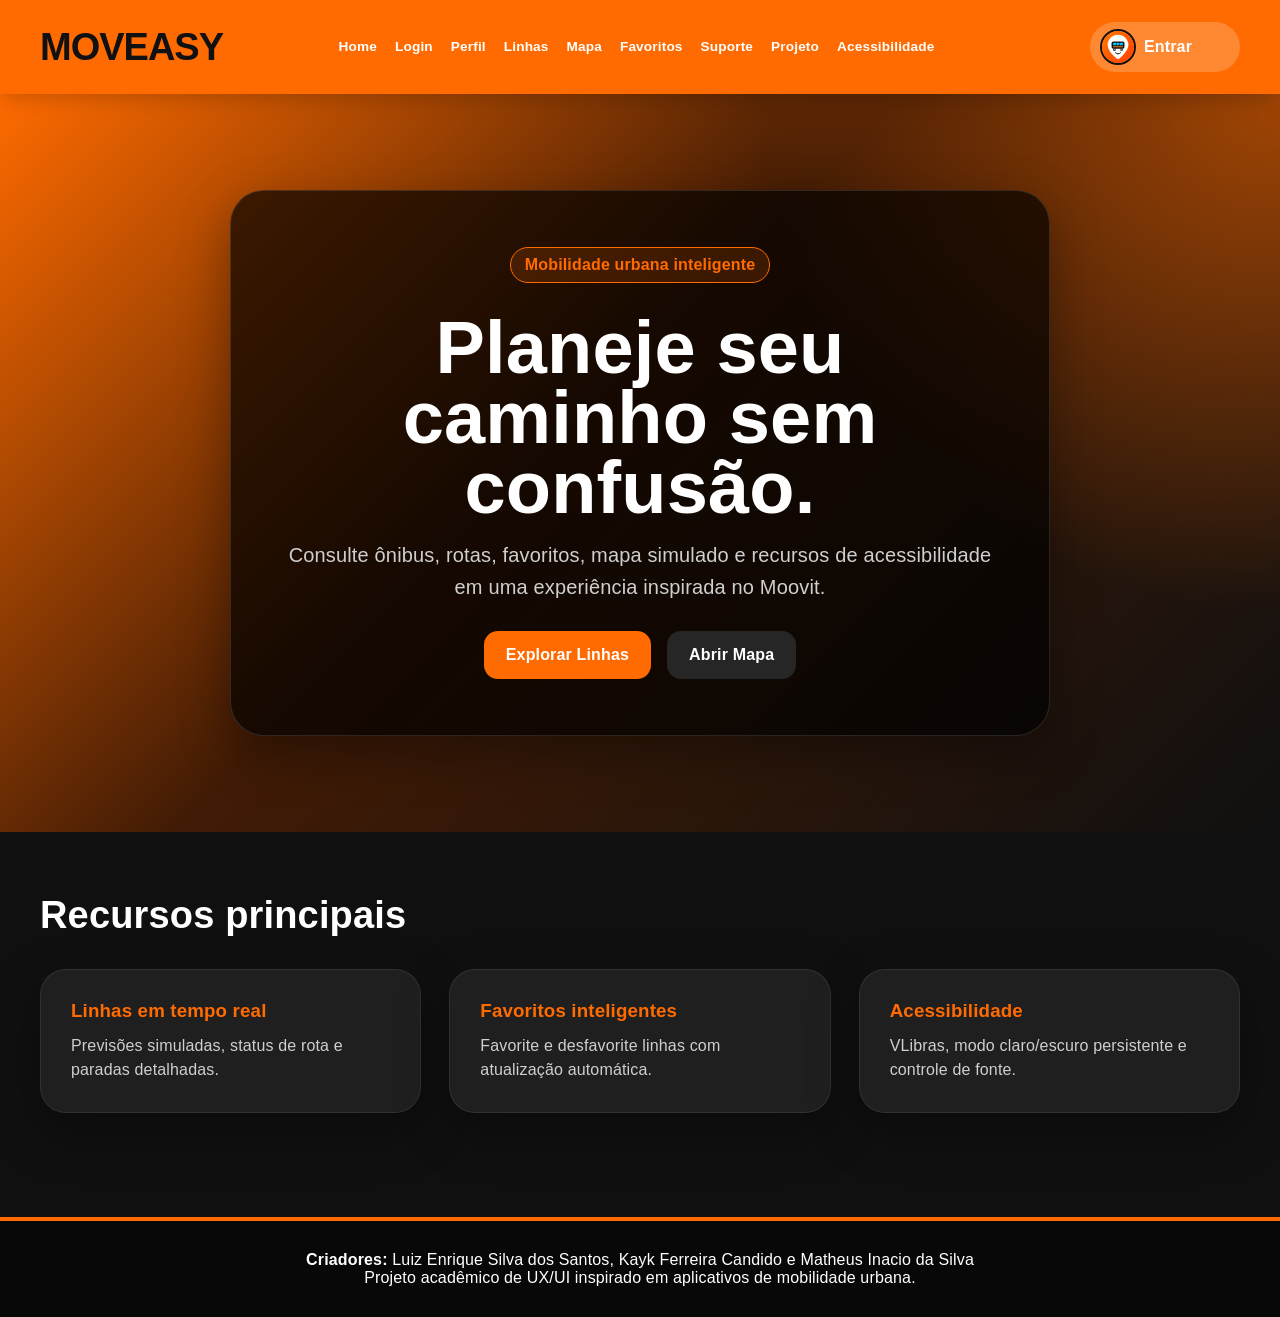
<file: index.html>
<!DOCTYPE html>
<html lang="pt-br">

<head>
  <meta charset="UTF-8">
  <meta name="viewport" content="width=device-width, initial-scale=1.0">
  <title>Home | MOVEASY</title>
  <link rel="icon" type="image/svg+xml" href="img/logo-moveasy.svg">
  <link rel="stylesheet" href="css/style.css">
</head>

<body>

  <header class="topbar">
    <a class="logo" href="index.html">MOVEASY</a>

    <button class="menu-btn" onclick="toggleMenu()" aria-label="Abrir menu">☰</button>

    <nav id="navMenu">
      <a href="index.html">Home</a>
      <a href="login.html">Login</a>
      <a href="perfil.html">Perfil</a>
      <a href="linhas.html">Linhas</a>
      <a href="mapa-real.html">Mapa</a>
      <a href="favoritos.html">Favoritos</a>
      <a href="suporte.html">Suporte</a>
      <a href="sobre.html">Projeto</a>
      <a href="acessibilidade.html">Acessibilidade</a>
    </nav>
    <div id="profileArea" class="profile-area"></div>
  </header>

  <main>

    <section class="hero">
      <div class="hero-card">
        <span class="tag">Mobilidade urbana inteligente</span>
        <h1>Planeje seu caminho sem confusão.</h1>
        <p>Consulte ônibus, rotas, favoritos, mapa simulado e recursos de acessibilidade em uma experiência inspirada no
          Moovit.</p>
        <div class="hero-actions">
          <a class="btn" href="linhas.html">Explorar Linhas</a>
          <a class="btn btn-dark" href="mapa-real.html">Abrir Mapa</a>
        </div>
      </div>
    </section>

    <section class="section">
      <h2>Recursos principais</h2>
      <div class="grid-3">
        <article class="card">
          <h3>Linhas em tempo real</h3>
          <p>Previsões simuladas, status de rota e paradas detalhadas.</p>
        </article>
        <article class="card">
          <h3>Favoritos inteligentes</h3>
          <p>Favorite e desfavorite linhas com atualização automática.</p>
        </article>
        <article class="card">
          <h3>Acessibilidade</h3>
          <p>VLibras, modo claro/escuro persistente e controle de fonte.</p>
        </article>
      </div>
    </section>

  </main>

  <footer class="footer">
    <p><strong>Criadores:</strong> Luiz Enrique Silva dos Santos, Kayk Ferreira Candido e Matheus Inacio da Silva</p>
    <p>Projeto acadêmico de UX/UI inspirado em aplicativos de mobilidade urbana.</p>
  </footer>


  <div vw class="enabled">
    <div vw-access-button class="active"></div>
    <div vw-plugin-wrapper>
      <div class="vw-plugin-top-wrapper"></div>
    </div>
  </div>
  <script src="https://vlibras.gov.br/app/vlibras-plugin.js"></script>
  <script>
    if (window.VLibras) new window.VLibras.Widget('https://vlibras.gov.br/app');
  </script>

  <script src="js/script.js"></script>
</body>

</html>
</file>
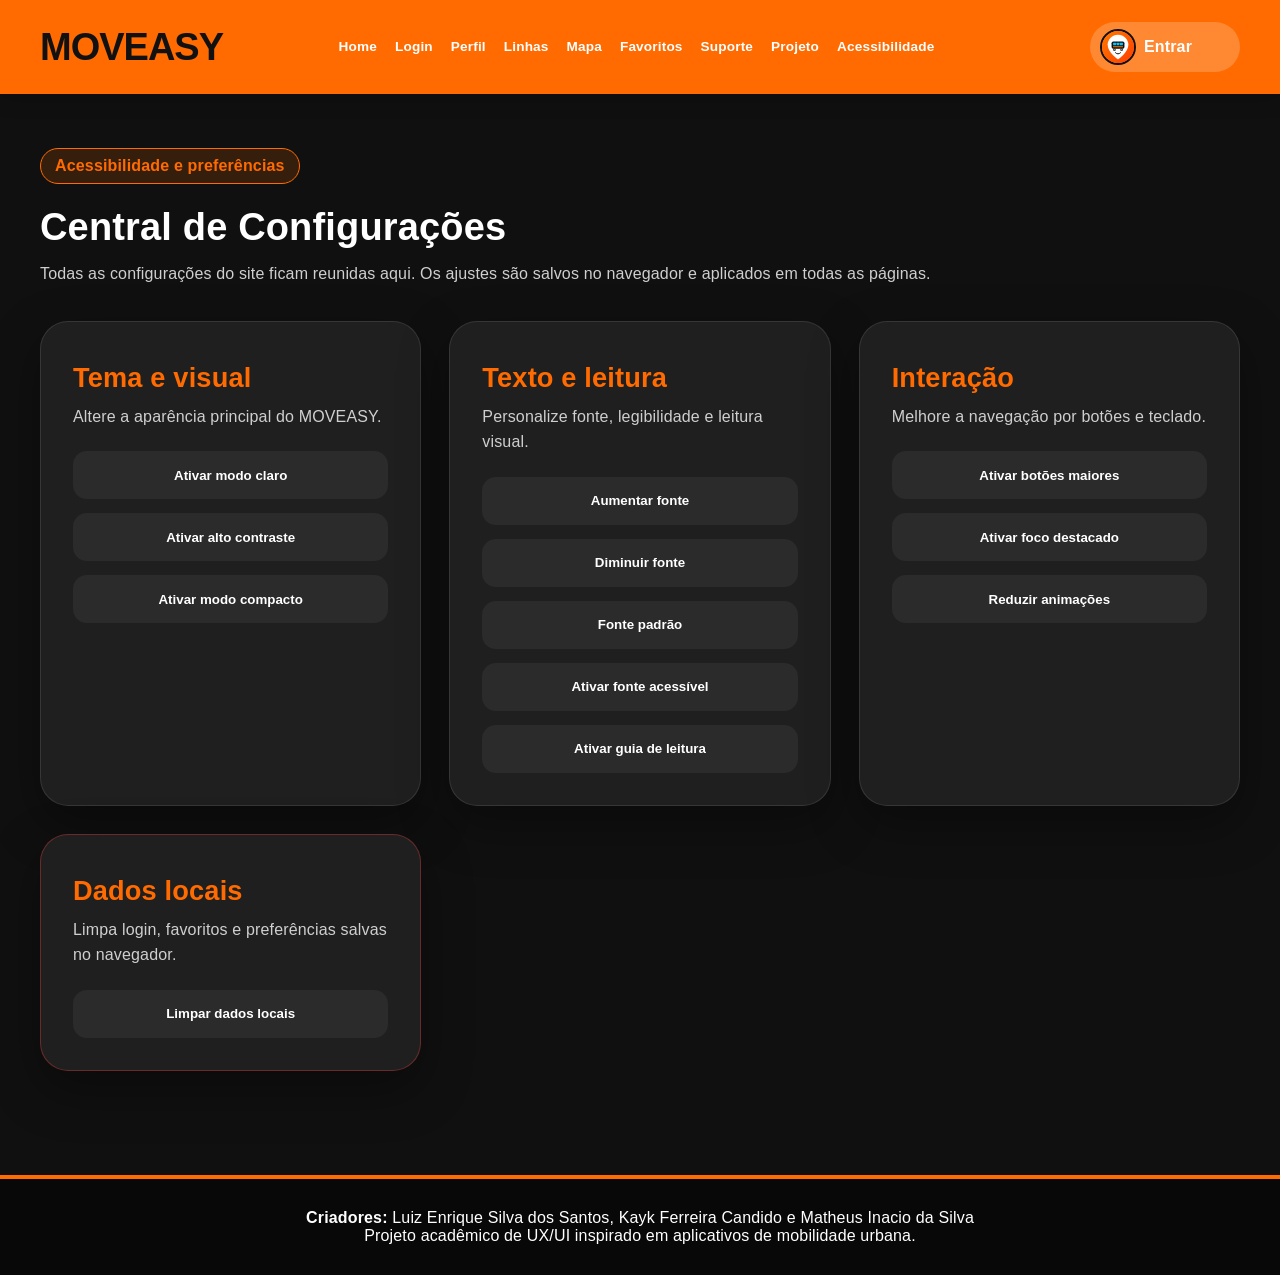
<file: acessibilidade.html>
<!DOCTYPE html>
<html lang="pt-br">

<head>
  <meta charset="UTF-8">
  <meta name="viewport" content="width=device-width, initial-scale=1.0">
  <title>Acessibilidade | MOVEASY</title>
  <link rel="icon" type="image/svg+xml" href="img/logo-moveasy.svg">
  <link rel="stylesheet" href="css/style.css">
</head>

<body>

  <header class="topbar">
    <a class="logo" href="index.html">MOVEASY</a>

    <button class="menu-btn" onclick="toggleMenu()" aria-label="Abrir menu">☰</button>

    <nav id="navMenu">
      <a href="index.html">Home</a>
      <a href="login.html">Login</a>
      <a href="perfil.html">Perfil</a>
      <a href="linhas.html">Linhas</a>
      <a href="mapa-real.html">Mapa</a>
      <a href="favoritos.html">Favoritos</a>
      <a href="suporte.html">Suporte</a>
      <a href="sobre.html">Projeto</a>
      <a href="acessibilidade.html">Acessibilidade</a>
    </nav>
    <div id="profileArea" class="profile-area"></div>
  </header>



  <main>
    <section class="section accessibility-page">
      <span class="tag">Acessibilidade e preferências</span>
      <h1>Central de Configurações</h1>
      <p>Todas as configurações do site ficam reunidas aqui. Os ajustes são salvos no navegador e aplicados em todas as
        páginas.</p>

      <div class="settings-dashboard">

        <article class="settings-card">
          <h2>Tema e visual</h2>
          <p>Altere a aparência principal do MOVEASY.</p>
          <div class="settings-actions">
            <button class="btn" onclick="toggleTheme()" id="themeButton" data-setting-btn="theme">Alternar tema</button>
            <button class="btn btn-dark" onclick="toggleContrast()" id="contrastButton" data-setting-btn="contrast">Alto
              contraste</button>
            <button class="btn btn-dark" onclick="toggleCompactMode()" id="compactButton"
              data-setting-btn="compact">Modo compacto</button>
          </div>
        </article>

        <article class="settings-card">
          <h2>Texto e leitura</h2>
          <p>Personalize fonte, legibilidade e leitura visual.</p>
          <div class="settings-actions">
            <button class="btn" onclick="increaseFont()" id="increaseFontButton">Aumentar fonte</button>
            <button class="btn btn-dark" onclick="decreaseFont()" id="decreaseFontButton">Diminuir fonte</button>
            <button class="btn btn-dark" onclick="resetFont()" id="resetFontButton">Fonte padrão</button>
            <button class="btn btn-dark" onclick="toggleDyslexiaMode()" id="dyslexiaButton"
              data-setting-btn="dyslexia">Fonte acessível</button>
            <button class="btn btn-dark" onclick="toggleReadingGuide()" id="readingButton"
              data-setting-btn="reading">Guia de leitura</button>
          </div>
        </article>

        <article class="settings-card">
          <h2>Interação</h2>
          <p>Melhore a navegação por botões e teclado.</p>
          <div class="settings-actions">
            <button class="btn" onclick="toggleBigButtons()" id="bigButtonsButton" data-setting-btn="bigbuttons">Botões
              maiores</button>
            <button class="btn btn-dark" onclick="toggleOrangeFocus()" id="focusButton" data-setting-btn="focus">Foco
              destacado</button>
            <button class="btn btn-dark" onclick="toggleMotion()" id="motionButton" data-setting-btn="motion">Reduzir
              animações</button>
          </div>
        </article>

        <article class="settings-card danger-settings">
          <h2>Dados locais</h2>
          <p>Limpa login, favoritos e preferências salvas no navegador.</p>
          <div class="settings-actions">
            <button class="btn danger-btn" onclick="clearUserData()">Limpar dados locais</button>
          </div>
        </article>

      </div>

      <div id="readingGuide" class="reading-guide"></div>
    </section>
  </main>



  <footer class="footer">
    <p><strong>Criadores:</strong> Luiz Enrique Silva dos Santos, Kayk Ferreira Candido e Matheus Inacio da Silva</p>
    <p>Projeto acadêmico de UX/UI inspirado em aplicativos de mobilidade urbana.</p>
  </footer>


  <div vw class="enabled">
    <div vw-access-button class="active"></div>
    <div vw-plugin-wrapper>
      <div class="vw-plugin-top-wrapper"></div>
    </div>
  </div>
  <script src="https://vlibras.gov.br/app/vlibras-plugin.js"></script>
  <script>
    if (window.VLibras) new window.VLibras.Widget('https://vlibras.gov.br/app');
  </script>

  <script src="js/script.js"></script>
</body>

</html>
</file>
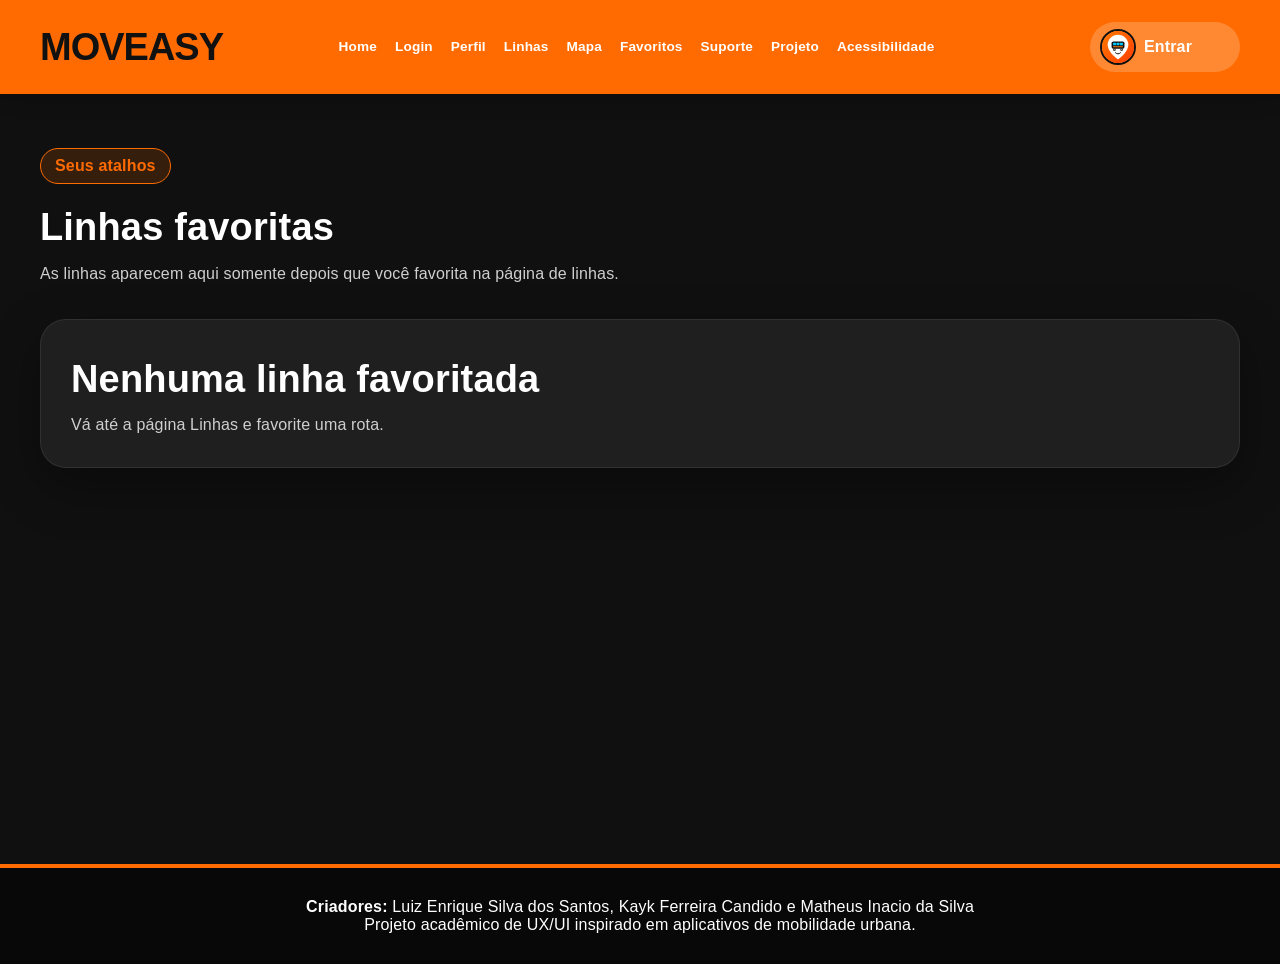
<file: favoritos.html>
<!DOCTYPE html>
<html lang="pt-br">

<head>
  <meta charset="UTF-8">
  <meta name="viewport" content="width=device-width, initial-scale=1.0">
  <title>Favoritos | MOVEASY</title>
  <link rel="icon" type="image/svg+xml" href="img/logo-moveasy.svg">
  <link rel="stylesheet" href="css/style.css">
</head>

<body>

  <header class="topbar">
    <a class="logo" href="index.html">MOVEASY</a>

    <button class="menu-btn" onclick="toggleMenu()" aria-label="Abrir menu">☰</button>

    <nav id="navMenu">
      <a href="index.html">Home</a>
      <a href="login.html">Login</a>
      <a href="perfil.html">Perfil</a>
      <a href="linhas.html">Linhas</a>
      <a href="mapa-real.html">Mapa</a>
      <a href="favoritos.html">Favoritos</a>
      <a href="suporte.html">Suporte</a>
      <a href="sobre.html">Projeto</a>
      <a href="acessibilidade.html">Acessibilidade</a>
    </nav>
    <div id="profileArea" class="profile-area"></div>
  </header>

  <main>

    <section class="section">
      <span class="tag">Seus atalhos</span>
      <h1>Linhas favoritas</h1>
      <p>As linhas aparecem aqui somente depois que você favorita na página de linhas.</p>
      <div id="favoritesContainer" class="line-container"></div>
    </section>

  </main>

  <footer class="footer">
    <p><strong>Criadores:</strong> Luiz Enrique Silva dos Santos, Kayk Ferreira Candido e Matheus Inacio da Silva</p>
    <p>Projeto acadêmico de UX/UI inspirado em aplicativos de mobilidade urbana.</p>
  </footer>


  <div vw class="enabled">
    <div vw-access-button class="active"></div>
    <div vw-plugin-wrapper>
      <div class="vw-plugin-top-wrapper"></div>
    </div>
  </div>
  <script src="https://vlibras.gov.br/app/vlibras-plugin.js"></script>
  <script>
    if (window.VLibras) new window.VLibras.Widget('https://vlibras.gov.br/app');
  </script>

  <script src="js/script.js"></script>
</body>

</html>
</file>
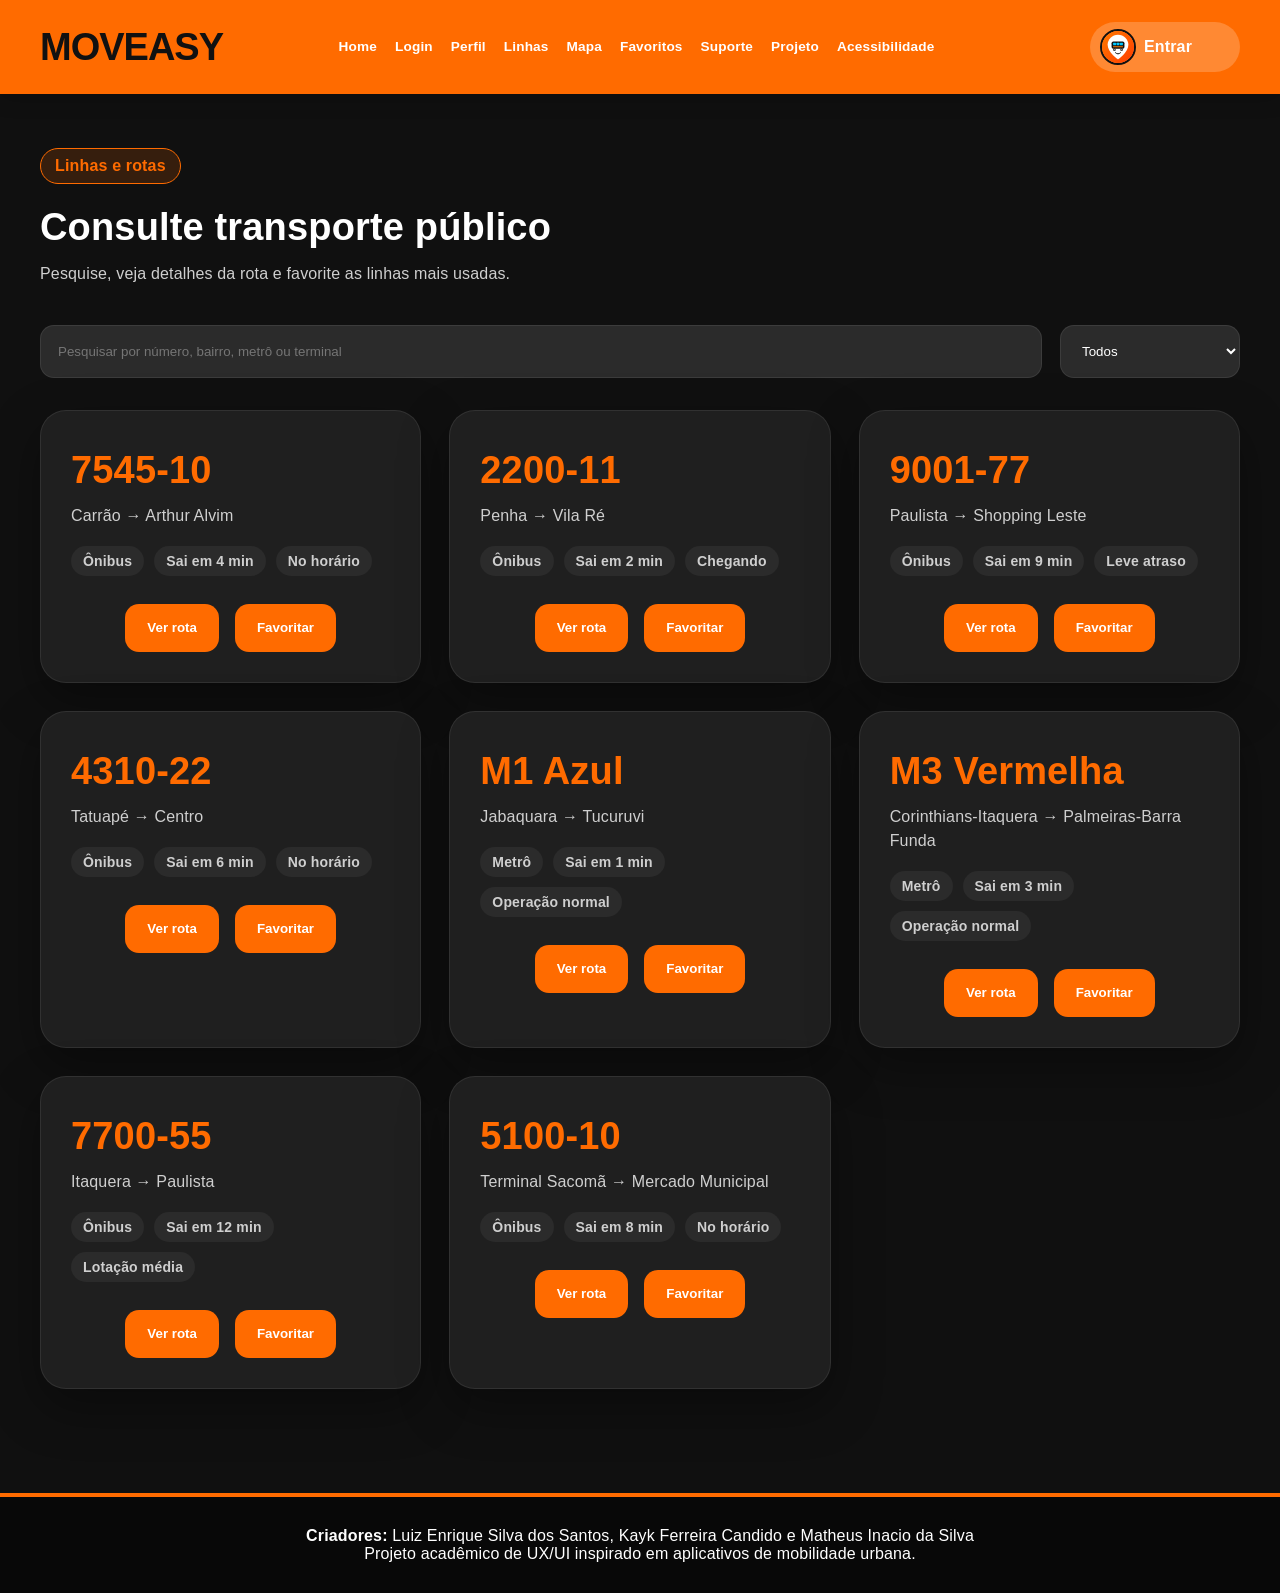
<file: linhas.html>
<!DOCTYPE html>
<html lang="pt-br">

<head>
  <meta charset="UTF-8">
  <meta name="viewport" content="width=device-width, initial-scale=1.0">
  <title>Linhas | MOVEASY</title>
  <link rel="icon" type="image/svg+xml" href="img/logo-moveasy.svg">
  <link rel="stylesheet" href="css/style.css">
</head>

<body>

  <header class="topbar">
    <a class="logo" href="index.html">MOVEASY</a>

    <button class="menu-btn" onclick="toggleMenu()" aria-label="Abrir menu">☰</button>

    <nav id="navMenu">
      <a href="index.html">Home</a>
      <a href="login.html">Login</a>
      <a href="perfil.html">Perfil</a>
      <a href="linhas.html">Linhas</a>
      <a href="mapa-real.html">Mapa</a>
      <a href="favoritos.html">Favoritos</a>
      <a href="suporte.html">Suporte</a>
      <a href="sobre.html">Projeto</a>
      <a href="acessibilidade.html">Acessibilidade</a>
    </nav>
    <div id="profileArea" class="profile-area"></div>
  </header>

  <main>

    <section class="section">
      <div class="section-header">
        <div>
          <span class="tag">Linhas e rotas</span>
          <h1>Consulte transporte público</h1>
          <p>Pesquise, veja detalhes da rota e favorite as linhas mais usadas.</p>
        </div>
      </div>

      <div class="search-panel">
        <input id="searchInput" oninput="renderLines()" placeholder="Pesquisar por número, bairro, metrô ou terminal">
        <select id="typeFilter" onchange="renderLines()">
          <option value="todos">Todos</option>
          <option value="Ônibus">Ônibus</option>
          <option value="Metrô">Metrô</option>
        </select>
      </div>

      <div id="linesContainer" class="line-container"></div>
    </section>

    <div id="routeModal" class="modal">
      <div class="modal-box route-modal">
        <button class="close" onclick="closeRoute()">×</button>
        <div id="routeContent"></div>
      </div>
    </div>

  </main>

  <footer class="footer">
    <p><strong>Criadores:</strong> Luiz Enrique Silva dos Santos, Kayk Ferreira Candido e Matheus Inacio da Silva</p>
    <p>Projeto acadêmico de UX/UI inspirado em aplicativos de mobilidade urbana.</p>
  </footer>


  <div vw class="enabled">
    <div vw-access-button class="active"></div>
    <div vw-plugin-wrapper>
      <div class="vw-plugin-top-wrapper"></div>
    </div>
  </div>
  <script src="https://vlibras.gov.br/app/vlibras-plugin.js"></script>
  <script>
    if (window.VLibras) new window.VLibras.Widget('https://vlibras.gov.br/app');
  </script>

  <script src="js/script.js"></script>
</body>

</html>
</file>
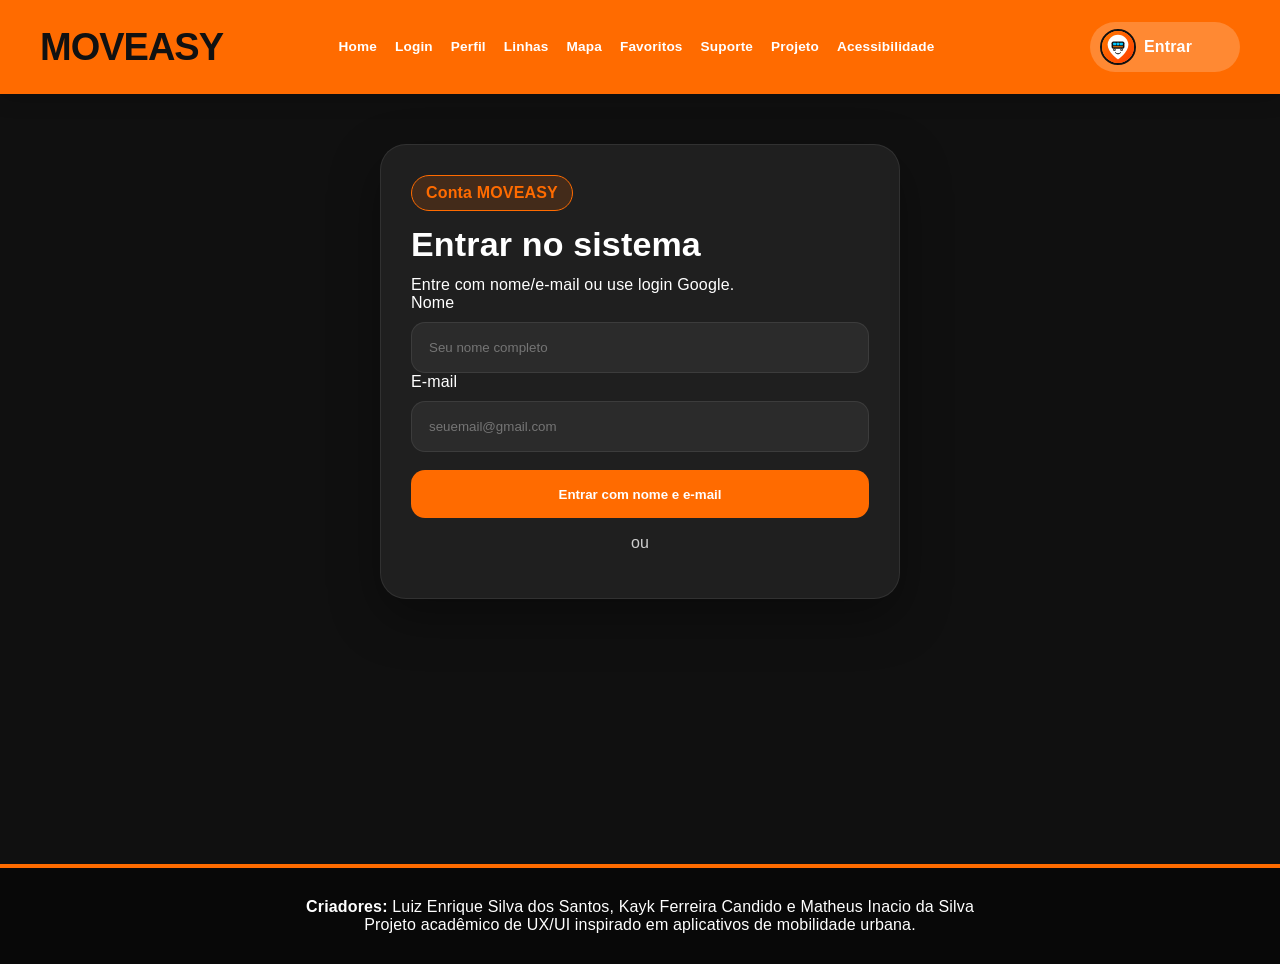
<file: login.html>
<!DOCTYPE html>
<html lang="pt-br">

<head>
  <meta charset="UTF-8">
  <meta name="viewport" content="width=device-width, initial-scale=1.0">
  <title>Login | MOVEASY</title>
  <link rel="icon" type="image/svg+xml" href="img/logo-moveasy.svg">
  <link rel="stylesheet" href="css/style.css">
</head>

<body>

  <header class="topbar">
    <a class="logo" href="index.html">MOVEASY</a>

    <button class="menu-btn" onclick="toggleMenu()" aria-label="Abrir menu">☰</button>

    <nav id="navMenu">
      <a href="index.html">Home</a>
      <a href="login.html">Login</a>
      <a href="perfil.html">Perfil</a>
      <a href="linhas.html">Linhas</a>
      <a href="mapa-real.html">Mapa</a>
      <a href="favoritos.html">Favoritos</a>
      <a href="suporte.html">Suporte</a>
      <a href="sobre.html">Projeto</a>
      <a href="acessibilidade.html">Acessibilidade</a>
    </nav>
    <div id="profileArea" class="profile-area"></div>
  </header>

  <main>



    <section class="login-page">
      <div class="login-card">
        <span class="tag">Conta MOVEASY</span>
        <h1>Entrar no sistema</h1>
        <p>Entre com nome/e-mail ou use login Google.</p>

        <label>Nome</label>
        <input id="manualName" type="text" placeholder="Seu nome completo">

        <label>E-mail</label>
        <input id="manualEmail" type="email" placeholder="seuemail@gmail.com">

        <button class="btn full login-main-btn" onclick="manualLogin()">Entrar com nome e e-mail</button>

        <div class="divider">ou</div>

        <div id="googleLoginButton"></div>

        <p id="loginMessage" class="success-msg"></p>
      </div>
    </section>



  </main>

  <footer class="footer">
    <p><strong>Criadores:</strong> Luiz Enrique Silva dos Santos, Kayk Ferreira Candido e Matheus Inacio da Silva</p>
    <p>Projeto acadêmico de UX/UI inspirado em aplicativos de mobilidade urbana.</p>
  </footer>


  <div vw class="enabled">
    <div vw-access-button class="active"></div>
    <div vw-plugin-wrapper>
      <div class="vw-plugin-top-wrapper"></div>
    </div>
  </div>
  <script src="https://vlibras.gov.br/app/vlibras-plugin.js"></script>
  <script>
    if (window.VLibras) new window.VLibras.Widget('https://vlibras.gov.br/app');
  </script>
  <script src="https://accounts.google.com/gsi/client" async defer></script>
  <script src="js/script.js"></script>
</body>

</html>
</file>
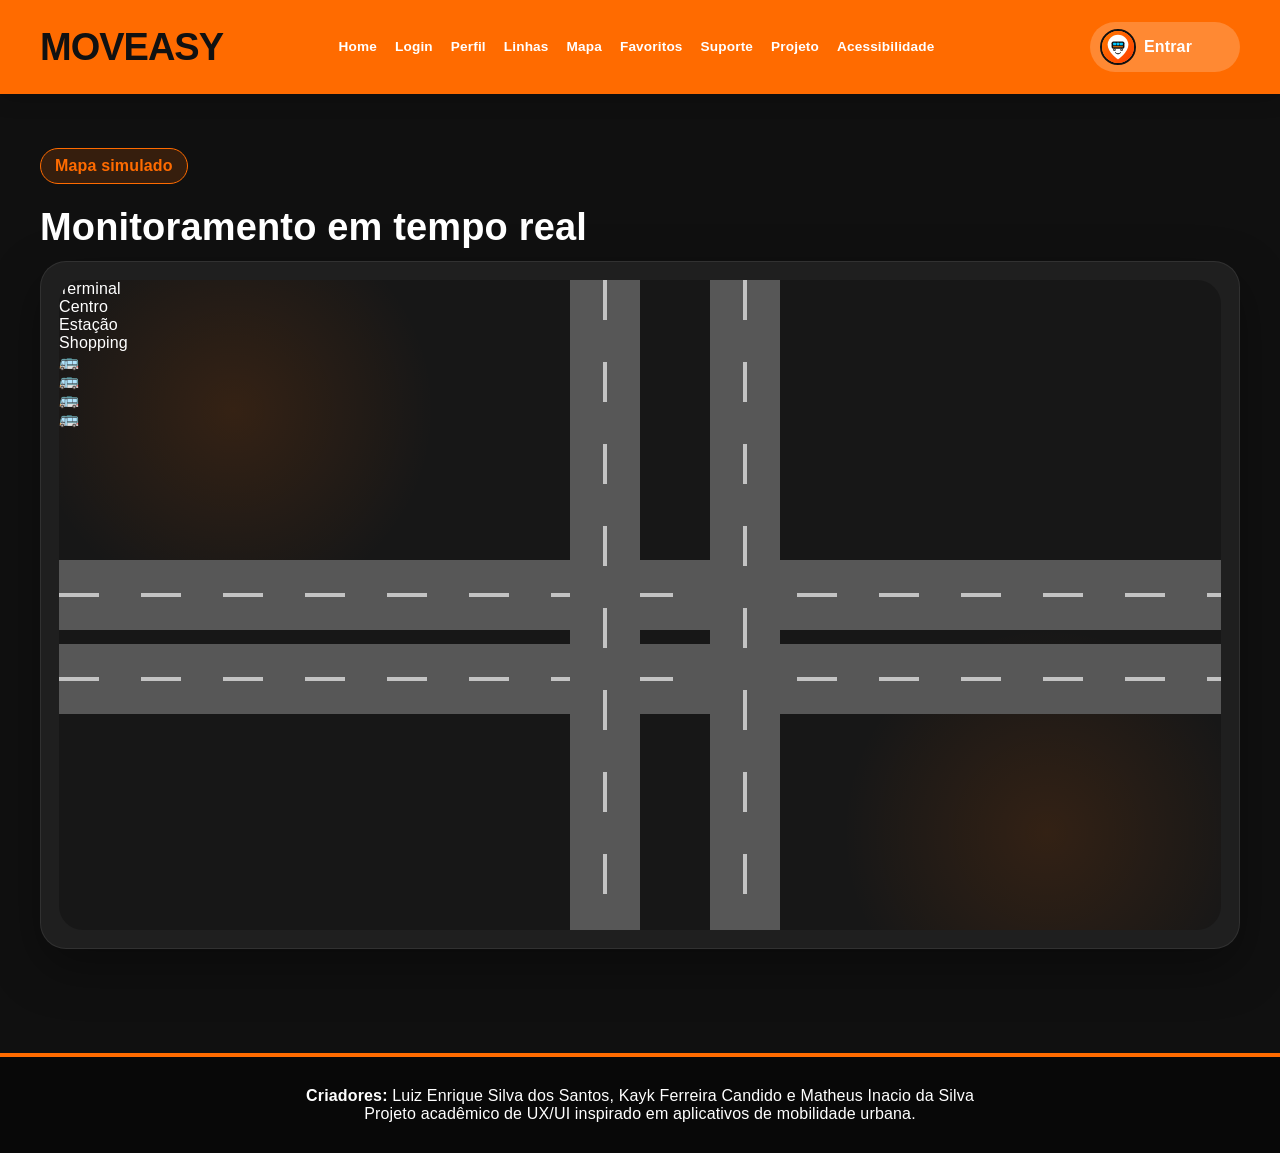
<file: mapa.html>
<!DOCTYPE html>
<html lang="pt-br">

<head>
  <meta charset="UTF-8">
  <meta name="viewport" content="width=device-width, initial-scale=1.0">
  <title>Mapa | MOVEASY</title>
  <link rel="icon" type="image/svg+xml" href="img/logo-moveasy.svg">
  <link rel="stylesheet" href="css/style.css">
</head>

<body>

  <header class="topbar">
    <a class="logo" href="index.html">MOVEASY</a>

    <button class="menu-btn" onclick="toggleMenu()" aria-label="Abrir menu">☰</button>

    <nav id="navMenu">
      <a href="index.html">Home</a>
      <a href="login.html">Login</a>
      <a href="perfil.html">Perfil</a>
      <a href="linhas.html">Linhas</a>
      <a href="mapa-real.html">Mapa</a>
      <a href="favoritos.html">Favoritos</a>
      <a href="suporte.html">Suporte</a>
      <a href="sobre.html">Projeto</a>
      <a href="acessibilidade.html">Acessibilidade</a>
    </nav>
    <div id="profileArea" class="profile-area"></div>
  </header>

  <main>




    <section class="section">
      <span class="tag">Mapa simulado</span>
      <h1>Monitoramento em tempo real</h1>

      <div class="map-card">
        <div class="map clean-map">

          <div class="map-block block-a"></div>
          <div class="map-block block-b"></div>
          <div class="map-block block-c"></div>
          <div class="map-block block-d"></div>

          <div class="roadx roadx-top"></div>
          <div class="roadx roadx-bottom"></div>
          <div class="roady roady-left"></div>
          <div class="roady roady-right"></div>

          <div class="cross-box"></div>

          <div class="stop stop-a">Terminal</div>
          <div class="stop stop-b">Centro</div>
          <div class="stop stop-c">Estação</div>
          <div class="stop stop-d">Shopping</div>

          <div class="bus map-bus bus-line-1" title="7545-10 | Carrão → Arthur Alvim">🚌</div>
          <div class="bus map-bus bus-line-2" title="4310-22 | Tatuapé → Centro">🚌</div>
          <div class="bus map-bus bus-line-3" title="9001-77 | Paulista → Shopping Leste">🚌</div>
          <div class="bus map-bus bus-line-4" title="2200-11 | Penha → Vila Ré">🚌</div>

        </div>
      </div>
    </section>




  </main>

  <footer class="footer">
    <p><strong>Criadores:</strong> Luiz Enrique Silva dos Santos, Kayk Ferreira Candido e Matheus Inacio da Silva</p>
    <p>Projeto acadêmico de UX/UI inspirado em aplicativos de mobilidade urbana.</p>
  </footer>


  <div vw class="enabled">
    <div vw-access-button class="active"></div>
    <div vw-plugin-wrapper>
      <div class="vw-plugin-top-wrapper"></div>
    </div>
  </div>
  <script src="https://vlibras.gov.br/app/vlibras-plugin.js"></script>
  <script>
    if (window.VLibras) new window.VLibras.Widget('https://vlibras.gov.br/app');
  </script>

  <script src="js/script.js"></script>
</body>

</html>
</file>
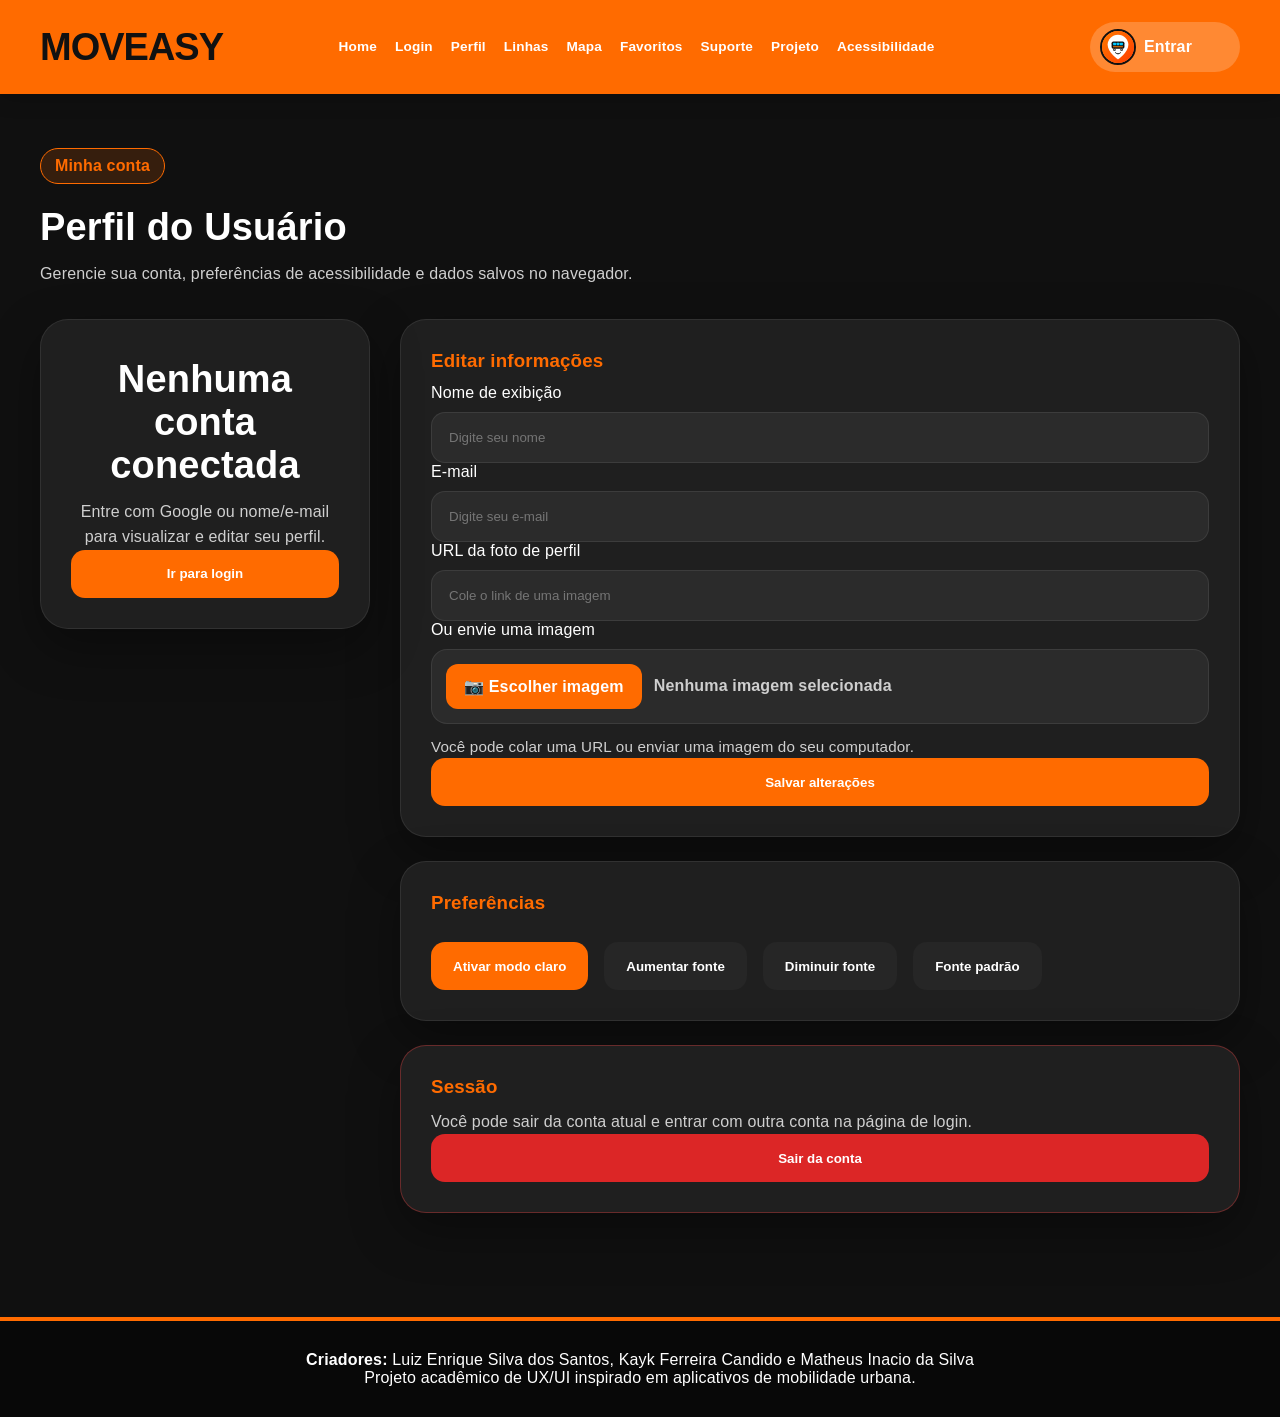
<file: perfil.html>
<!DOCTYPE html>
<html lang="pt-br">

<head>
  <meta charset="UTF-8">
  <meta name="viewport" content="width=device-width, initial-scale=1.0">
  <title>Perfil | MOVEASY</title>
  <link rel="icon" type="image/svg+xml" href="img/logo-moveasy.svg">
  <link rel="stylesheet" href="css/style.css">
</head>

<body>

  <header class="topbar">
    <a class="logo" href="index.html">MOVEASY</a>

    <button class="menu-btn" onclick="toggleMenu()" aria-label="Abrir menu">☰</button>

    <nav id="navMenu">
      <a href="index.html">Home</a>
      <a href="login.html">Login</a>
      <a href="perfil.html">Perfil</a>
      <a href="linhas.html">Linhas</a>
      <a href="mapa-real.html">Mapa</a>
      <a href="favoritos.html">Favoritos</a>
      <a href="suporte.html">Suporte</a>
      <a href="sobre.html">Projeto</a>
      <a href="acessibilidade.html">Acessibilidade</a>
    </nav>
    <div id="profileArea" class="profile-area"></div>
  </header>


  <main>
    <section class="section">
      <span class="tag">Minha conta</span>
      <h1>Perfil do Usuário</h1>
      <p>Gerencie sua conta, preferências de acessibilidade e dados salvos no navegador.</p>

      <div class="profile-layout">
        <aside class="profile-card-big" id="profileDetails"></aside>

        <div class="profile-settings">
          <article class="card">
            <h3>Editar informações</h3>
            <label>Nome de exibição</label>
            <input id="profileNameInput" placeholder="Digite seu nome">
            <label>E-mail</label>
            <input id="profileEmailInput" placeholder="Digite seu e-mail">

            <label>URL da foto de perfil</label>
            <input id="profilePhotoInput" placeholder="Cole o link de uma imagem">

            <label>Ou envie uma imagem</label>
            <div class="custom-file-upload">
              <input id="profilePhotoFile" type="file" accept="image/*" onchange="previewProfilePhoto(event)">
              <label for="profilePhotoFile" class="file-button">📷 Escolher imagem</label>
              <span id="fileNamePreview">Nenhuma imagem selecionada</span>
            </div>
            <p class="preview-note">Você pode colar uma URL ou enviar uma imagem do seu computador.</p>

            <button class="btn full" onclick="saveProfileChanges()">Salvar alterações</button>
          </article>

          <article class="card">
            <h3>Preferências</h3>
            <div class="access-panel left-panel">
              <button class="btn" onclick="toggleTheme()" id="themeButton">Modo Claro</button>
              <button class="btn btn-dark" onclick="increaseFont()">Aumentar fonte</button>
              <button class="btn btn-dark" onclick="decreaseFont()">Diminuir fonte</button>
              <button class="btn btn-dark" onclick="resetFont()">Fonte padrão</button>
            </div>
          </article>

          <article class="card danger-card">
            <h3>Sessão</h3>
            <p>Você pode sair da conta atual e entrar com outra conta na página de login.</p>
            <button class="btn danger-btn full" onclick="logout()">Sair da conta</button>
          </article>
        </div>
      </div>
    </section>
  </main>


  <footer class="footer">
    <p><strong>Criadores:</strong> Luiz Enrique Silva dos Santos, Kayk Ferreira Candido e Matheus Inacio da Silva</p>
    <p>Projeto acadêmico de UX/UI inspirado em aplicativos de mobilidade urbana.</p>
  </footer>


  <div vw class="enabled">
    <div vw-access-button class="active"></div>
    <div vw-plugin-wrapper>
      <div class="vw-plugin-top-wrapper"></div>
    </div>
  </div>
  <script src="https://vlibras.gov.br/app/vlibras-plugin.js"></script>
  <script>
    if (window.VLibras) new window.VLibras.Widget('https://vlibras.gov.br/app');
  </script>

  <script src="js/script.js"></script>
</body>

</html>
</file>
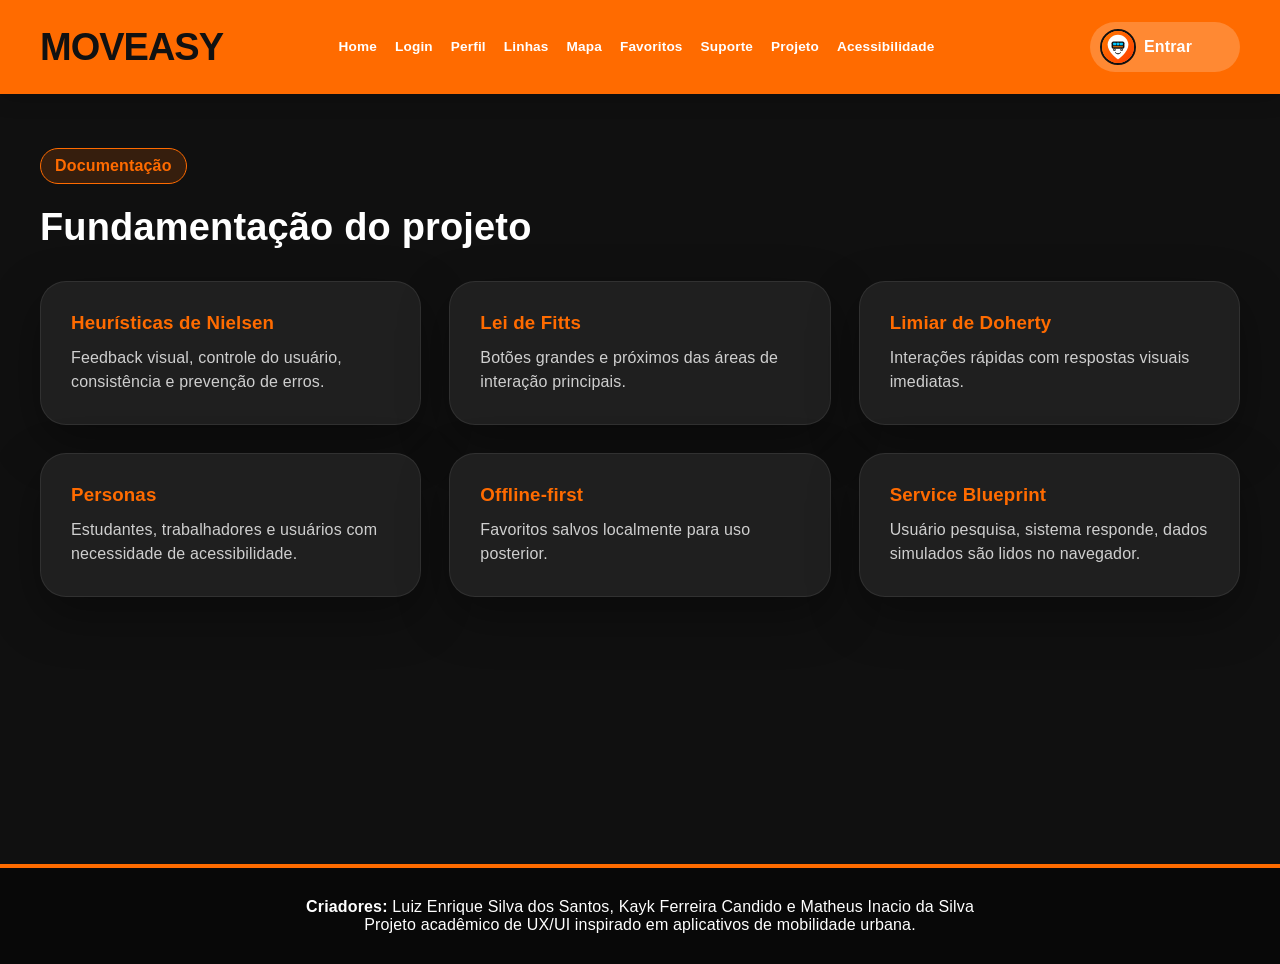
<file: sobre.html>
<!DOCTYPE html>
<html lang="pt-br">

<head>
  <meta charset="UTF-8">
  <meta name="viewport" content="width=device-width, initial-scale=1.0">
  <title>Projeto | MOVEASY</title>
  <link rel="icon" type="image/svg+xml" href="img/logo-moveasy.svg">
  <link rel="stylesheet" href="css/style.css">
</head>

<body>

  <header class="topbar">
    <a class="logo" href="index.html">MOVEASY</a>

    <button class="menu-btn" onclick="toggleMenu()" aria-label="Abrir menu">☰</button>

    <nav id="navMenu">
      <a href="index.html">Home</a>
      <a href="login.html">Login</a>
      <a href="perfil.html">Perfil</a>
      <a href="linhas.html">Linhas</a>
      <a href="mapa-real.html">Mapa</a>
      <a href="favoritos.html">Favoritos</a>
      <a href="suporte.html">Suporte</a>
      <a href="sobre.html">Projeto</a>
      <a href="acessibilidade.html">Acessibilidade</a>
    </nav>
    <div id="profileArea" class="profile-area"></div>
  </header>

  <main>

    <section class="section">
      <span class="tag">Documentação</span>
      <h1>Fundamentação do projeto</h1>
      <div class="grid-3">
        <article class="card">
          <h3>Heurísticas de Nielsen</h3>
          <p>Feedback visual, controle do usuário, consistência e prevenção de erros.</p>
        </article>
        <article class="card">
          <h3>Lei de Fitts</h3>
          <p>Botões grandes e próximos das áreas de interação principais.</p>
        </article>
        <article class="card">
          <h3>Limiar de Doherty</h3>
          <p>Interações rápidas com respostas visuais imediatas.</p>
        </article>
        <article class="card">
          <h3>Personas</h3>
          <p>Estudantes, trabalhadores e usuários com necessidade de acessibilidade.</p>
        </article>
        <article class="card">
          <h3>Offline-first</h3>
          <p>Favoritos salvos localmente para uso posterior.</p>
        </article>
        <article class="card">
          <h3>Service Blueprint</h3>
          <p>Usuário pesquisa, sistema responde, dados simulados são lidos no navegador.</p>
        </article>
      </div>
    </section>

  </main>

  <footer class="footer">
    <p><strong>Criadores:</strong> Luiz Enrique Silva dos Santos, Kayk Ferreira Candido e Matheus Inacio da Silva</p>
    <p>Projeto acadêmico de UX/UI inspirado em aplicativos de mobilidade urbana.</p>
  </footer>


  <div vw class="enabled">
    <div vw-access-button class="active"></div>
    <div vw-plugin-wrapper>
      <div class="vw-plugin-top-wrapper"></div>
    </div>
  </div>
  <script src="https://vlibras.gov.br/app/vlibras-plugin.js"></script>
  <script>
    if (window.VLibras) new window.VLibras.Widget('https://vlibras.gov.br/app');
  </script>

  <script src="js/script.js"></script>
</body>

</html>
</file>
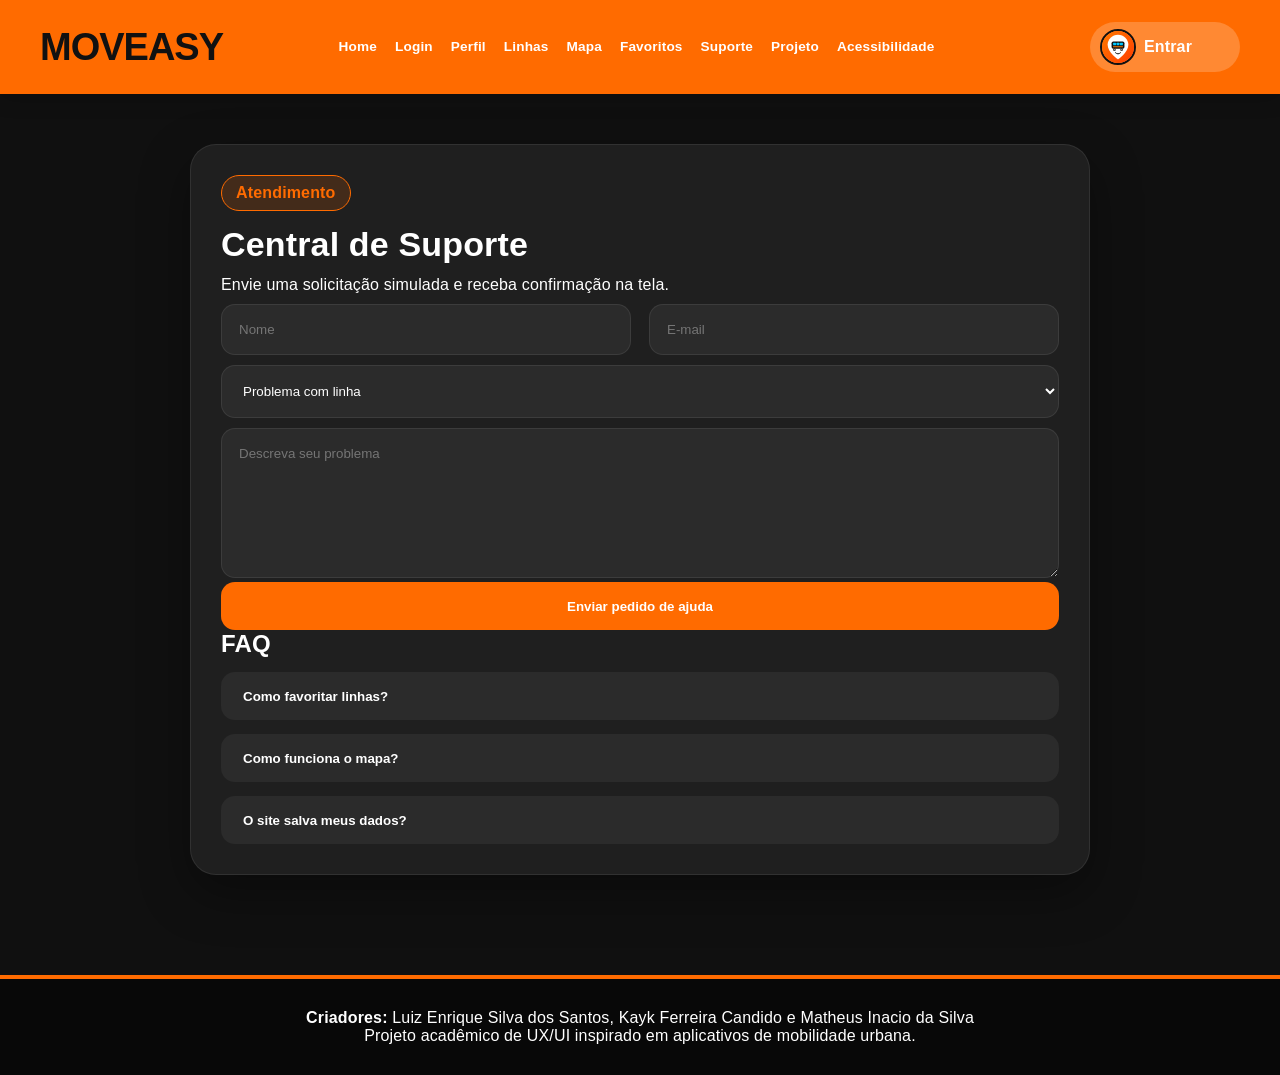
<file: suporte.html>
<!DOCTYPE html>
<html lang="pt-br">

<head>
  <meta charset="UTF-8">
  <meta name="viewport" content="width=device-width, initial-scale=1.0">
  <title>Suporte | MOVEASY</title>
  <link rel="icon" type="image/svg+xml" href="img/logo-moveasy.svg">
  <link rel="stylesheet" href="css/style.css">
</head>

<body>

  <header class="topbar">
    <a class="logo" href="index.html">MOVEASY</a>

    <button class="menu-btn" onclick="toggleMenu()" aria-label="Abrir menu">☰</button>

    <nav id="navMenu">
      <a href="index.html">Home</a>
      <a href="login.html">Login</a>
      <a href="perfil.html">Perfil</a>
      <a href="linhas.html">Linhas</a>
      <a href="mapa-real.html">Mapa</a>
      <a href="favoritos.html">Favoritos</a>
      <a href="suporte.html">Suporte</a>
      <a href="sobre.html">Projeto</a>
      <a href="acessibilidade.html">Acessibilidade</a>
    </nav>
    <div id="profileArea" class="profile-area"></div>
  </header>

  <main>

    <section class="support-page">
      <div class="support-card">
        <span class="tag">Atendimento</span>
        <h1>Central de Suporte</h1>
        <p>Envie uma solicitação simulada e receba confirmação na tela.</p>

        <div class="form-grid">
          <input id="supportName" placeholder="Nome">
          <input id="supportEmail" placeholder="E-mail">
        </div>

        <select id="supportType">
          <option>Problema com linha</option>
          <option>Erro no mapa</option>
          <option>Acessibilidade</option>
          <option>Conta e login</option>
        </select>

        <textarea id="supportText" placeholder="Descreva seu problema"></textarea>

        <button class="btn full" onclick="sendSupport()">Enviar pedido de ajuda</button>

        <div id="supportResult" class="support-result"></div>

        <h2>FAQ</h2>

        <div class="faq-item">
          <button onclick="toggleFAQ(this)">Como favoritar linhas?</button>
          <p>Entre em Linhas e clique no botão Favoritar. O botão muda para Desfavoritar automaticamente.</p>
        </div>

        <div class="faq-item">
          <button onclick="toggleFAQ(this)">Como funciona o mapa?</button>
          <p>O mapa é uma simulação visual de ônibus se movendo por ruas horizontais e verticais.</p>
        </div>

        <div class="faq-item">
          <button onclick="toggleFAQ(this)">O site salva meus dados?</button>
          <p>Somente dados simulados no navegador usando localStorage, sem servidor real.</p>
        </div>
      </div>
    </section>

  </main>

  <footer class="footer">
    <p><strong>Criadores:</strong> Luiz Enrique Silva dos Santos, Kayk Ferreira Candido e Matheus Inacio da Silva</p>
    <p>Projeto acadêmico de UX/UI inspirado em aplicativos de mobilidade urbana.</p>
  </footer>


  <div vw class="enabled">
    <div vw-access-button class="active"></div>
    <div vw-plugin-wrapper>
      <div class="vw-plugin-top-wrapper"></div>
    </div>
  </div>
  <script src="https://vlibras.gov.br/app/vlibras-plugin.js"></script>
  <script>
    if (window.VLibras) new window.VLibras.Widget('https://vlibras.gov.br/app');
  </script>

  <script src="js/script.js"></script>
</body>

</html>
</file>
<file: css/style.css>
:root{
  --orange:#ff6b00;
  --orange-dark:#c84b00;
  --bg:#101010;
  --surface:#1f1f1f;
  --surface-2:#2b2b2b;
  --text:#ffffff;
  --muted:#cfcfcf;
  --shadow:0 18px 50px rgba(0,0,0,.35);
}

body.light{
  --bg:#f4f6f8;
  --surface:#ffffff;
  --surface-2:#eef1f4;
  --text:#111111;
  --muted:#555555;
  --shadow:0 18px 40px rgba(0,0,0,.12);
}

*{margin:0;padding:0;box-sizing:border-box;font-family:Arial, Helvetica, sans-serif}

body{
  background:var(--bg);
  color:var(--text);
  min-height:100vh;
  transition:.25s;
}

main{min-height:calc(100vh - 180px)}

.topbar{
  background:var(--orange);
  padding:22px 40px;
  display:flex;
  align-items:center;
  justify-content:space-between;
  gap:24px;
  position:sticky;
  top:0;
  z-index:50;
  box-shadow:0 4px 20px rgba(0,0,0,.2);
}

.logo{
  color:#111;
  text-decoration:none;
  font-size:38px;
  font-weight:900;
  letter-spacing:-1px;
}

nav{display:flex;gap:18px;flex-wrap:wrap;align-items:center}

nav a{
  color:#fff;
  text-decoration:none;
  font-weight:800;
  padding:8px 0;
}

nav a:hover{color:#111}

.menu-btn{display:none;background:#111;color:#fff}

.profile-area{display:flex;align-items:center;gap:10px}

.profile-badge{
  display:flex;
  align-items:center;
  gap:8px;
  background:rgba(255,255,255,.2);
  padding:7px 10px;
  border-radius:999px;
  color:#111;
  font-weight:800;
}

.profile-badge img{
  width:36px;
  height:36px;
  border-radius:50%;
  object-fit:cover;
  border:2px solid #111;
}

.hero{
  min-height:82vh;
  display:flex;
  align-items:center;
  justify-content:center;
  padding:50px 24px;
  background:
    radial-gradient(circle at top right, rgba(255,107,0,.55), transparent 35%),
    linear-gradient(135deg, #ff6b00 0%, #411b05 45%, #101010 100%);
}

.hero-card{
  width:min(820px,100%);
  background:rgba(0,0,0,.68);
  padding:56px;
  border-radius:34px;
  box-shadow:var(--shadow);
  text-align:center;
  border:1px solid rgba(255,255,255,.12);
}

body.light .hero-card{background:rgba(255,255,255,.92)}

.hero-card h1{font-size:clamp(42px,7vw,74px);line-height:.95;margin:16px 0}
.hero-card p{font-size:20px;color:var(--muted);line-height:1.6}

.tag{
  display:inline-block;
  background:rgba(255,107,0,.16);
  color:var(--orange);
  border:1px solid var(--orange);
  padding:8px 14px;
  border-radius:999px;
  font-weight:900;
  margin-bottom:14px;
}

.hero-actions,.access-panel,.line-buttons{display:flex;gap:16px;justify-content:center;flex-wrap:wrap;margin-top:28px}

.btn,button,.google-btn{
  border:0;
  border-radius:14px;
  padding:15px 22px;
  background:var(--orange);
  color:#fff;
  font-weight:900;
  cursor:pointer;
  text-decoration:none;
  display:inline-flex;
  align-items:center;
  justify-content:center;
  gap:10px;
  transition:.2s;
  min-height:48px;
}

.btn:hover,button:hover,.google-btn:hover{transform:translateY(-3px);box-shadow:0 12px 28px rgba(255,107,0,.28)}
.btn-dark,.secondary{background:#262626;color:#fff}
.full{width:100%}

.section{padding:54px 40px}
.section h1,.section h2{font-size:38px;margin:8px 0 12px}
.section p{color:var(--muted);line-height:1.6}

.grid-3,.line-container{
  display:grid;
  grid-template-columns:repeat(auto-fit,minmax(280px,1fr));
  gap:28px;
  margin-top:32px;
}

.card,.line-card,.login-card,.support-card,.map-card{
  background:var(--surface);
  border-radius:26px;
  padding:30px;
  box-shadow:var(--shadow);
  border:1px solid rgba(255,255,255,.08);
}

.card h3,.line-card h2{color:var(--orange);margin-bottom:12px}
.card p,.line-card p{color:var(--muted);line-height:1.5}

.search-panel{
  display:grid;
  grid-template-columns:1fr 180px;
  gap:18px;
  margin-top:28px;
}

input,textarea,select{
  background:var(--surface-2);
  color:var(--text);
  border:1px solid rgba(255,255,255,.08);
  border-radius:14px;
  padding:17px;
  width:100%;
  outline:none;
  margin-top:10px;
}

textarea{min-height:150px;resize:vertical}

.line-meta{
  display:flex;
  gap:10px;
  flex-wrap:wrap;
  margin:18px 0;
}

.pill{
  padding:7px 12px;
  border-radius:999px;
  background:var(--surface-2);
  color:var(--muted);
  font-size:14px;
  font-weight:800;
}

.fav-active{background:#202020;color:#fff}

.login-page,.support-page{
  padding:50px 24px;
  display:flex;
  justify-content:center;
}

.login-card,.support-card{width:min(900px,100%)}
.login-card{max-width:460px}

.login-card h1,.support-card h1{font-size:34px;margin-bottom:12px}
.divider{text-align:center;color:var(--muted);margin:16px 0}
.google-btn{width:100%;background:#fff;color:#222;border:1px solid #ddd}
.google-icon{background:#4285f4;color:#fff;border-radius:50%;width:28px;height:28px;display:grid;place-items:center;font-weight:900}

.success-msg,.support-result{
  margin-top:16px;
  padding:15px;
  border-radius:14px;
  display:none;
  background:rgba(22,163,74,.16);
  border:1px solid #16a34a;
  color:#16a34a;
  font-weight:900;
}

.form-grid{display:grid;grid-template-columns:1fr 1fr;gap:18px}

.faq{margin-top:30px}
.faq-item{margin-top:14px}
.faq-item button{
  width:100%;
  justify-content:space-between;
  background:var(--surface-2);
  color:var(--text);
}
.faq-item p{
  display:none;
  background:rgba(255,107,0,.1);
  border-left:4px solid var(--orange);
  padding:16px;
  border-radius:0 0 14px 14px;
  color:var(--muted);
}

.modal{
  display:none;
  position:fixed;
  inset:0;
  background:rgba(0,0,0,.78);
  z-index:200;
  align-items:center;
  justify-content:center;
  padding:20px;
}

.modal-box{
  background:var(--surface);
  color:var(--text);
  width:min(760px,100%);
  border-radius:28px;
  padding:34px;
  position:relative;
  box-shadow:var(--shadow);
}

.close{
  position:absolute;
  right:20px;
  top:18px;
  width:42px;
  height:42px;
  border-radius:50%;
  padding:0;
}

.route-timeline{margin-top:24px;display:grid;gap:14px}
.route-stop{
  display:flex;
  gap:14px;
  align-items:flex-start;
  background:var(--surface-2);
  padding:14px;
  border-radius:16px;
}
.route-dot{width:18px;height:18px;border-radius:50%;background:var(--orange);margin-top:3px}
.route-highlight{
  margin-top:22px;
  padding:18px;
  border-radius:18px;
  background:linear-gradient(135deg, rgba(255,107,0,.2), transparent);
  border:1px solid rgba(255,107,0,.4);
}

.map-card{padding:18px}
.map{
  height:650px;
  background:
    radial-gradient(circle at 15% 20%, rgba(255,107,0,.13), transparent 18%),
    radial-gradient(circle at 85% 85%, rgba(255,107,0,.12), transparent 18%),
    #171717;
  border-radius:24px;
  position:relative;
  overflow:hidden;
}

body.light .map{background:#dde2e8}

.road{
  position:absolute;
  background:#525252;
  box-shadow:inset 0 0 0 2px rgba(255,255,255,.05);
}

.horizontal-road{
  height:96px;
  width:100%;
  top:48%;
  transform:translateY(-50%);
}

.vertical-road{
  width:96px;
  height:100%;
  left:50%;
  transform:translateX(-50%);
}

.horizontal-road::after,.vertical-road::after{
  content:"";
  position:absolute;
  background:repeating-linear-gradient(90deg,#f8f8f8 0 40px,transparent 40px 80px);
  opacity:.75;
}

.horizontal-road::after{height:4px;width:100%;top:46px;left:0}
.vertical-road::after{
  width:4px;height:100%;left:46px;top:0;
  background:repeating-linear-gradient(180deg,#f8f8f8 0 40px,transparent 40px 80px);
}

.footer{
  background:#080808;
  color:#fff;
  text-align:center;
  padding:30px 20px;
  margin-top:50px;
  border-top:4px solid var(--orange);
}

@media(max-width:850px){
  .topbar{padding:18px}
  .menu-btn{display:inline-flex}
  nav{display:none;width:100%;flex-direction:column;background:rgba(0,0,0,.18);padding:14px;border-radius:16px}
  nav.open{display:flex}
  .logo{font-size:30px}
  .hero-card{padding:36px 24px}
  .search-panel,.form-grid{grid-template-columns:1fr}
  .section{padding:35px 22px}
  .map{height:520px}
}

.topbar{
flex-wrap:wrap;
}

nav{
max-width:900px;
}

nav a{
font-size:clamp(14px,1vw,18px);
white-space:nowrap;
}

body.large-font nav a{
font-size:15px !important;
}

body.large-font .logo{
font-size:32px !important;
}

body.large-font .topbar{
gap:12px;
}

.login-card .btn.full{
margin-top:18px;
}

.dual-road-horizontal{
position:absolute;
width:100%;
height:160px;
top:50%;
transform:translateY(-50%);
}

.dual-road-horizontal .lane{
position:absolute;
width:100%;
height:70px;
background:#555;
}

.dual-road-horizontal .lane.up{
top:0;
}

.dual-road-horizontal .lane.down{
bottom:0;
}

.dual-road-vertical{
position:absolute;
height:100%;
width:160px;
left:50%;
transform:translateX(-50%);
}

.dual-road-vertical .lane{
position:absolute;
width:70px;
height:100%;
background:#555;
}

.dual-road-vertical .lane.left{
left:0;
}

.dual-road-vertical .lane.right{
right:0;
}

@media(max-width:900px){

.topbar{
align-items:flex-start;
}

.profile-area{
width:100%;
justify-content:flex-end;
}

}

html{
  font-size: var(--global-font-size, 16px);
}

body{
  font-size: 1rem;
}

.topbar{
  align-items:center;
}

nav{
  flex:1;
  justify-content:center;
  min-width:280px;
}

nav a{
  font-size:clamp(.9rem, 1.2vw, 1.15rem);
  line-height:1.2;
}

body.large-font .topbar{
  align-items:flex-start;
}

body.large-font nav{
  display:grid;
  grid-template-columns:repeat(auto-fit, minmax(90px, max-content));
  justify-content:center;
  gap:12px 18px;
}

body.large-font nav a{
  font-size:1.05rem !important;
}

.profile-area{
  min-width:190px;
  justify-content:flex-end;
}

.login-card{
  max-width:520px;
}

.main-google{
  margin-top:28px;
  min-height:62px;
  font-size:1.05rem;
}

.login-note{
  margin-top:18px;
  color:var(--muted);
  font-size:.95rem;
  line-height:1.5;
}

.profile-layout{
  display:grid;
  grid-template-columns:330px 1fr;
  gap:30px;
  margin-top:32px;
  align-items:start;
}

.profile-card-big{
  background:var(--surface);
  border-radius:28px;
  padding:30px;
  box-shadow:var(--shadow);
  border:1px solid rgba(255,255,255,.08);
  text-align:center;
  position:sticky;
  top:130px;
}

.profile-card-big img{
  width:120px;
  height:120px;
  border-radius:50%;
  border:4px solid var(--orange);
  margin-bottom:18px;
}

.profile-card-big h2{
  word-break:break-word;
}

.profile-card-big p{
  color:var(--muted);
  word-break:break-word;
}

.profile-settings{
  display:grid;
  gap:24px;
}

.left-panel{
  justify-content:flex-start;
}

.danger-card{
  border-color:rgba(239,68,68,.35);
}

.danger-btn{
  background:#dc2626;
}

.improved-map{
  height:680px;
}

.avenue{
  position:absolute;
  background:#3d3d3d;
}

.avenue-horizontal{
  left:0;
  top:50%;
  width:100%;
  height:190px;
  transform:translateY(-50%);
}

.avenue-vertical{
  top:0;
  left:50%;
  width:190px;
  height:100%;
  transform:translateX(-50%);
}

.lane{
  position:absolute;
  background:#555;
}

.lane-h{
  width:100%;
  height:72px;
}

.lane-h-top{top:18px}
.lane-h-bottom{bottom:18px}

.lane-v{
  width:72px;
  height:100%;
}

.lane-v-left{left:18px}
.lane-v-right{right:18px}

.lane-h::after{
  content:"";
  position:absolute;
  left:0;
  top:34px;
  width:100%;
  height:4px;
  background:repeating-linear-gradient(90deg,#fff 0 42px,transparent 42px 84px);
  opacity:.65;
}

.lane-v::after{
  content:"";
  position:absolute;
  top:0;
  left:34px;
  height:100%;
  width:4px;
  background:repeating-linear-gradient(180deg,#fff 0 42px,transparent 42px 84px);
  opacity:.65;
}

.intersection{
  position:absolute;
  left:50%;
  top:50%;
  width:190px;
  height:190px;
  background:#555;
  transform:translate(-50%,-50%);
  z-index:2;
}

@media(max-width:900px){
  .profile-layout{
    grid-template-columns:1fr;
  }

  .profile-card-big{
    position:static;
  }

  .profile-area{
    width:100%;
  }

  .topbar{
    align-items:flex-start;
  }
}

/* Navbar nunca quebra visualmente: fica em linha reta com rolagem horizontal se precisar */
.topbar{
  flex-wrap:nowrap !important;
  overflow-x:auto;
  overflow-y:hidden;
  scrollbar-width:thin;
  gap:18px;
}

nav{
  flex:0 0 auto !important;
  display:flex !important;
  flex-wrap:nowrap !important;
  white-space:nowrap;
  min-width:max-content;
  max-width:none;
}

nav a{
  white-space:nowrap;
  flex:0 0 auto;
  font-size:clamp(.85rem, 1.05vw, 1.12rem) !important;
}

.logo{
  flex:0 0 auto;
}

.profile-area{
  flex:0 0 auto;
}

body.large-font nav a{
  font-size:1rem !important;
}

body.large-font .logo{
  font-size:34px !important;
}

body.large-font .profile-badge span{
  max-width:120px;
  overflow:hidden;
  text-overflow:ellipsis;
  white-space:nowrap;
}

.login-main-btn{
  margin-top:24px;
}

.profile-card-big img{
  object-fit:cover;
  background:#ef4444;
}

#profilePhotoFile{
  padding:13px;
  cursor:pointer;
}

.preview-note{
  margin-top:12px;
  color:var(--muted);
  font-size:.95rem;
}

@media(max-width:850px){
  .topbar{
    align-items:center !important;
  }

  .menu-btn{
    display:none !important;
  }

  nav{
    width:auto !important;
    flex-direction:row !important;
    background:transparent !important;
    padding:0 !important;
  }

  .profile-area{
    width:auto !important;
  }
}

/* Perfil no topo clicável e com nome melhor exibido */
.profile-area a{
  text-decoration:none;
  color:inherit;
}

.profile-badge{
  max-width:280px;
  min-width:150px;
  cursor:pointer;
  transition:.2s;
}

.profile-badge:hover{
  transform:translateY(-2px);
  box-shadow:0 10px 22px rgba(0,0,0,.22);
}

.profile-badge span{
  max-width:190px;
  overflow:hidden;
  text-overflow:ellipsis;
  white-space:nowrap;
}

/* Se a fonte aumentar, mantém tudo em uma linha sem quebrar */
body.large-font .profile-badge span{
  max-width:160px;
}
.custom-file-upload{
  margin-top:10px;
  display:flex;
  align-items:center;
  gap:12px;
  flex-wrap:wrap;
  background:var(--surface-2);
  border:1px solid rgba(255,255,255,.08);
  border-radius:16px;
  padding:14px;
}

.custom-file-upload input[type="file"]{
  display:none;
}

.file-button{
  background:var(--orange);
  color:#fff;
  padding:13px 18px;
  border-radius:12px;
  font-weight:900;
  cursor:pointer;
  transition:.2s;
}

.file-button:hover{
  transform:translateY(-2px);
  box-shadow:0 10px 24px rgba(255,107,0,.25);
}

#fileNamePreview{
  color:var(--muted);
  font-weight:700;
  word-break:break-word;
}

.top-actions{
  display:flex;
  align-items:center;
  gap:10px;
  flex:0 0 auto;
}

body.high-contrast{
  filter:contrast(1.25);
}

body.compact .section,
body.compact .cards,
body.compact .line-container{
  padding-top:26px;
  padding-bottom:26px;
}

body.reduce-motion *,
body.reduce-motion *::before,
body.reduce-motion *::after{
  animation:none !important;
  transition:none !important;
}

.roadx,.roady{
  position:absolute;
  background:#575757;
  z-index:2;
}

.roadx{
  left:0;
  width:100%;
  height:70px;
}

.roadx-top{top:43%}
.roadx-bottom{top:56%}

.roady{
  top:0;
  height:100%;
  width:70px;
}

.roady-left{left:44%}
.roady-right{left:56%}

.roadx::after{
  content:"";
  position:absolute;
  left:0;
  top:33px;
  width:100%;
  height:4px;
  background:repeating-linear-gradient(90deg,#e7e7e7 0 40px,transparent 40px 82px);
  opacity:.75;
}

.roady::after{
  content:"";
  position:absolute;
  left:33px;
  top:0;
  width:4px;
  height:100%;
  background:repeating-linear-gradient(180deg,#e7e7e7 0 40px,transparent 40px 82px);
  opacity:.75;
}

/* Fonte */
@import url('https://fonts.googleapis.com/css2?family=Outfit:wght@400;500;600;700;800;900&display=swap');

*{
  font-family:'Outfit', 'Trebuchet MS', Arial, sans-serif !important;
}

body{
  letter-spacing:.01em;
}

body.big-buttons .btn,
body.big-buttons button,
body.big-buttons .google-btn{
  min-height:62px;
  padding:18px 28px;
  font-size:1.05rem;
}

body.orange-focus a:focus,
body.orange-focus button:focus,
body.orange-focus input:focus,
body.orange-focus textarea:focus,
body.orange-focus select:focus{
  outline:4px solid var(--orange) !important;
  outline-offset:4px;
}

body.dyslexia-font *{
  font-family:'Trebuchet MS', Verdana, Arial, sans-serif !important;
  letter-spacing:.04em;
  word-spacing:.12em;
}

.reading-guide{
  display:none;
  position:fixed;
  left:0;
  right:0;
  top:50%;
  height:70px;
  pointer-events:none;
  background:rgba(255,107,0,.16);
  border-top:2px solid rgba(255,107,0,.55);
  border-bottom:2px solid rgba(255,107,0,.55);
  z-index:99998;
}

body.reading-guide-on .reading-guide{
  display:block;
}

/* Remove espaço que poderia sobrar na navbar */
nav a[href="acessibilidade.html"]{
  display:none !important;
}

@media(max-width:850px){
  .settings-panel{
    padding:28px 20px;
  }

  .settings-grid{
    grid-template-columns:1fr;
  }
}

.settings-btn,
.top-actions,
.settings-modal,
.settings-panel{
  display:none !important;
}

nav a[href="acessibilidade.html"]{
  display:inline-flex !important;
}

.accessibility-page{
  max-width:1400px;
  margin:0 auto;
}

.settings-dashboard{
  display:grid;
  grid-template-columns:repeat(auto-fit,minmax(310px,1fr));
  gap:28px;
  margin-top:34px;
}

.settings-card{
  background:var(--surface);
  border-radius:28px;
  padding:32px;
  box-shadow:var(--shadow);
  border:1px solid rgba(255,255,255,.1);
}

.settings-card h2{
  color:var(--orange);
  margin-bottom:10px;
  font-size:1.7rem;
}

.settings-card p{
  color:var(--muted);
  line-height:1.6;
  margin-bottom:22px;
}

.settings-actions{
  display:flex;
  gap:14px;
  flex-wrap:wrap;
}

.settings-actions .btn,
.settings-actions button{
  flex:1 1 180px;
}

.danger-settings{
  border-color:rgba(239,68,68,.35);
}

.reading-guide{
  display:none;
  position:fixed;
  left:0;
  right:0;
  top:50%;
  height:70px;
  pointer-events:none;
  background:rgba(255,107,0,.16);
  border-top:2px solid rgba(255,107,0,.55);
  border-bottom:2px solid rgba(255,107,0,.55);
  z-index:99998;
}

body.reading-guide-on .reading-guide{
  display:block;
}

body.high-contrast{
  filter:contrast(1.25);
}

body.compact .section,
body.compact .cards,
body.compact .line-container{
  padding-top:26px;
  padding-bottom:26px;
}

body.reduce-motion *,
body.reduce-motion *::before,
body.reduce-motion *::after{
  animation:none !important;
  transition:none !important;
}

body.big-buttons .btn,
body.big-buttons button,
body.big-buttons .google-btn{
  min-height:62px;
  padding:18px 28px;
  font-size:1.05rem;
}

body.orange-focus a:focus,
body.orange-focus button:focus,
body.orange-focus input:focus,
body.orange-focus textarea:focus,
body.orange-focus select:focus{
  outline:4px solid var(--orange) !important;
  outline-offset:4px;
}

body.dyslexia-font *{
  font-family:'Trebuchet MS', Verdana, Arial, sans-serif !important;
  letter-spacing:.04em;
  word-spacing:.12em;
}

/* Quando ativo, botão fica laranja */
.settings-actions button.active-setting{
  background:var(--orange) !important;
  color:#fff !important;
  border-color:var(--orange) !important;
  box-shadow:0 10px 24px rgba(255,107,0,.25);
}

/* Quando desativado, botão volta ao normal */
.settings-actions button:not(.active-setting){
  background:var(--surface-2);
  color:var(--text);
}

/* Botões de fonte momentâneos continuam normais */
#increaseFontButton,
#decreaseFontButton,
#resetFontButton{
  background:var(--surface-2);
  color:var(--text);
}

.reading-guide{
  display:none !important;
}

.global-reading-guide{
  display:none;
  position:fixed;
  left:0;
  right:0;
  top:50%;
  height:56px;
  pointer-events:none;
  z-index:999999;
  background:linear-gradient(
    to bottom,
    transparent 0%,
    rgba(255,107,0,.10) 20%,
    rgba(255,107,0,.22) 50%,
    rgba(255,107,0,.10) 80%,
    transparent 100%
  );
  border-top:2px solid rgba(255,107,0,.65);
  border-bottom:2px solid rgba(255,107,0,.65);
  box-shadow:0 0 22px rgba(255,107,0,.25);
}

body.reading-guide-on .global-reading-guide{
  display:block;
}
</file>
